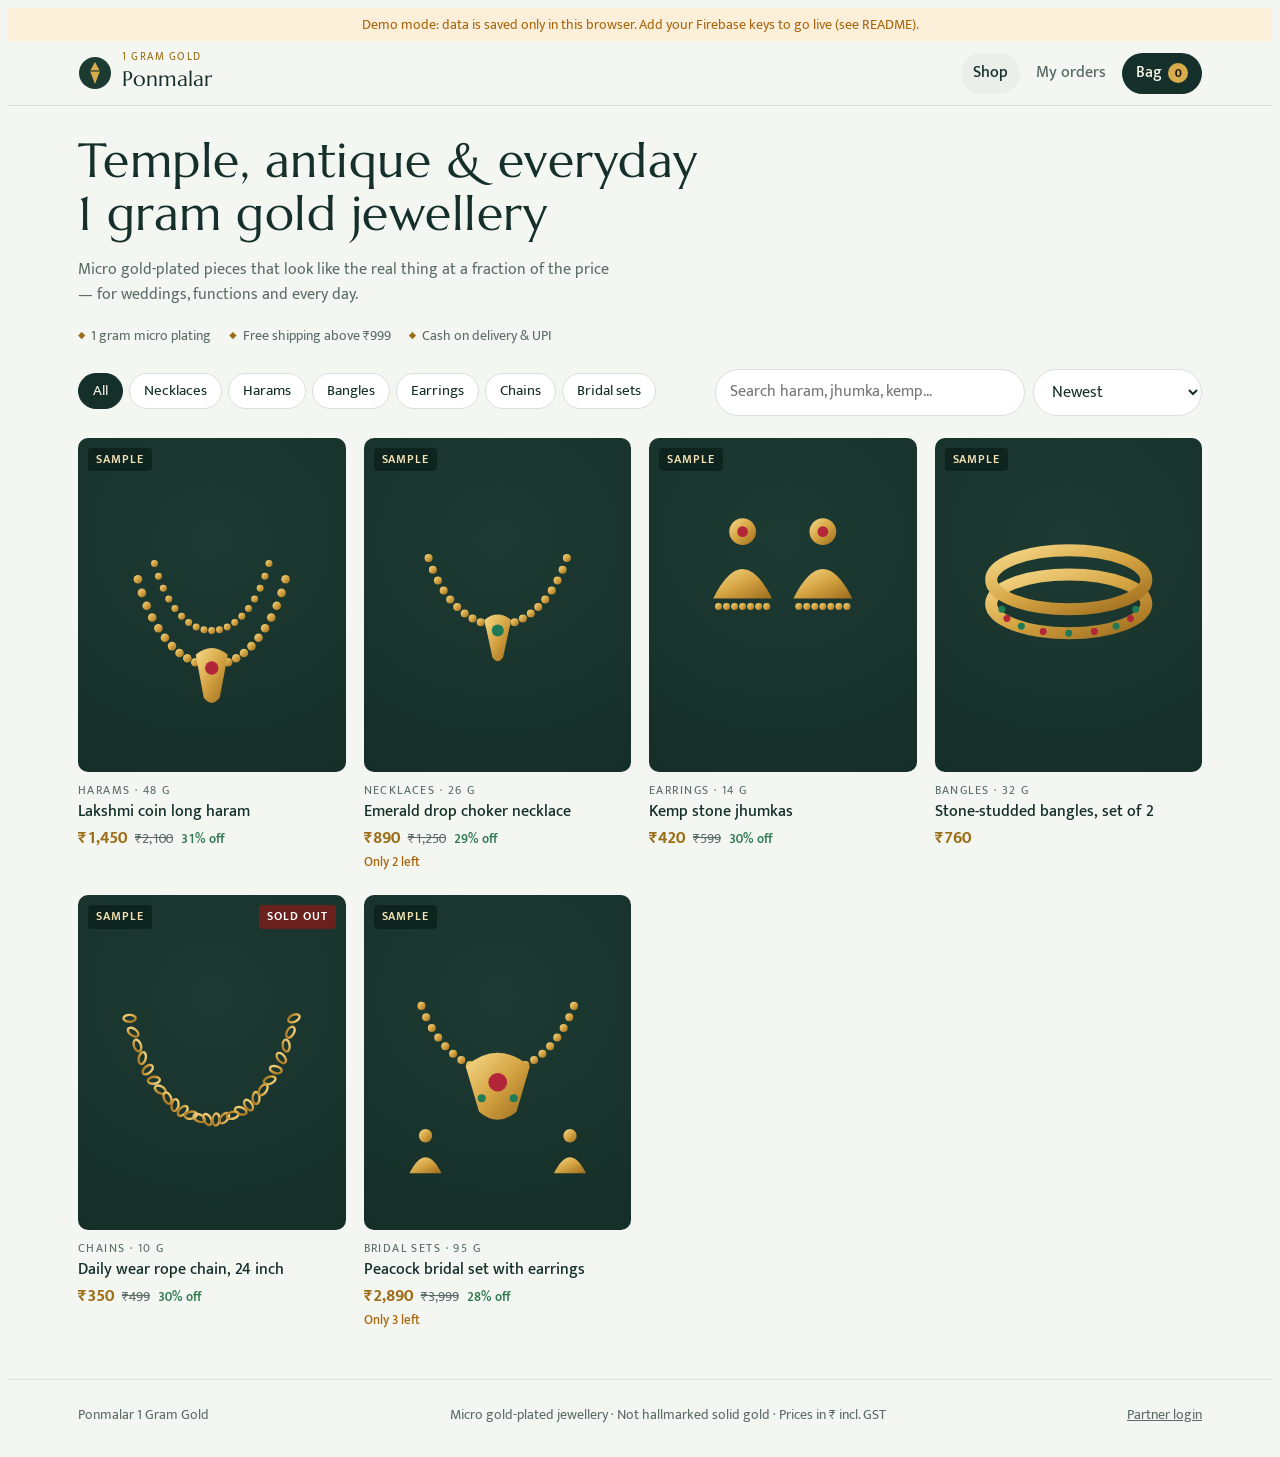
<file: index.html>
<!doctype html>
<html lang="en">
<head>
<meta charset="utf-8">
<meta name="viewport" content="width=device-width,initial-scale=1,viewport-fit=cover">
<title>Ponmalar 1 Gram Gold</title>
<meta name="description" content="1 gram gold jewellery — harams, necklaces, jhumkas, bangles and bridal sets. Cash on delivery and UPI across India.">
<meta name="theme-color" content="#1D3B33">
<link rel="icon" href="data:image/svg+xml,%3Csvg xmlns='http://www.w3.org/2000/svg' viewBox='0 0 34 34'%3E%3Ccircle cx='17' cy='17' r='16' fill='%231D3B33'/%3E%3Cpath d='M17 6 L22 15 L17 28 L12 15 Z' fill='%23D8AC4C'/%3E%3C/svg%3E">
<link rel="preconnect" href="https://fonts.googleapis.com">
<link rel="preconnect" href="https://fonts.gstatic.com" crossorigin>
<link rel="stylesheet" href="https://fonts.googleapis.com/css2?family=Marcellus&family=Mukta:wght@400;500;600;700&display=swap">
<link rel="stylesheet" href="assets/styles.css">
</head>
<body>
<header class="top"><div class="wrap">
  <a class="brand" href="./" aria-label="Go to shop" style="color:inherit;text-decoration:none">
    <svg width="34" height="34" viewBox="0 0 34 34" aria-hidden="true"><circle cx="17" cy="17" r="16" fill="var(--velvet)"/><path d="M17 6 L22 15 L17 28 L12 15 Z" fill="var(--gold-hi)"/><path d="M12 15 H22" stroke="var(--velvet)" stroke-width="1.2"/></svg>
    <span style="min-width:0"><small>1 gram gold</small><b id="shopName">Ponmalar</b></span>
  </a>
  <nav class="nav">
    <button data-go="shop" class="hide-sm">Shop</button>
    <button data-go="orders">My orders</button>
    <button class="cartbtn" data-act="open-cart" aria-label="Open bag">Bag <span class="badge num" id="cartCount">0</span></button>
  </nav>
</div></header>
<main id="app"></main>
<footer class="site"><div class="wrap">
  <span id="footName">Ponmalar 1 Gram Gold</span>
  <span>Micro gold-plated jewellery · Not hallmarked solid gold · Prices in ₹ incl. GST</span>
  <a href="partner.html">Partner login</a>
</div></footer>
<div id="layer"></div>
<script type="module" src="assets/shop.js"></script>
</body>
</html>
</file>
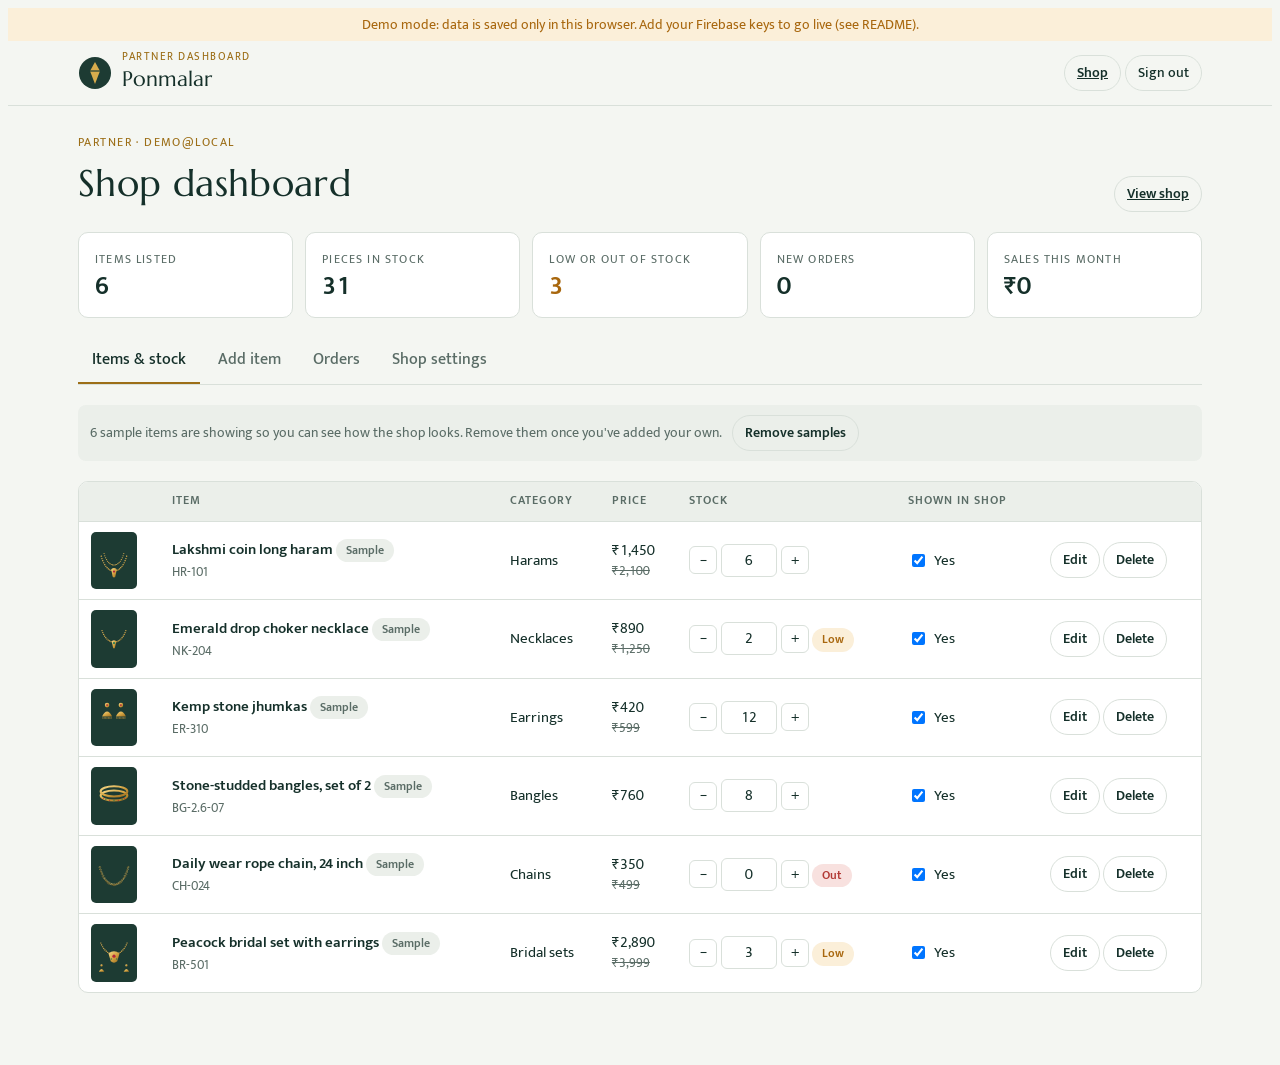
<file: partner.html>
<!doctype html>
<html lang="en">
<head>
<meta charset="utf-8">
<meta name="viewport" content="width=device-width,initial-scale=1,viewport-fit=cover">
<title>Partner Dashboard · Ponmalar</title>
<meta name="description" content="1 gram gold jewellery — harams, necklaces, jhumkas, bangles and bridal sets. Cash on delivery and UPI across India.">
<meta name="theme-color" content="#1D3B33">
<link rel="icon" href="data:image/svg+xml,%3Csvg xmlns='http://www.w3.org/2000/svg' viewBox='0 0 34 34'%3E%3Ccircle cx='17' cy='17' r='16' fill='%231D3B33'/%3E%3Cpath d='M17 6 L22 15 L17 28 L12 15 Z' fill='%23D8AC4C'/%3E%3C/svg%3E">
<link rel="preconnect" href="https://fonts.googleapis.com">
<link rel="preconnect" href="https://fonts.gstatic.com" crossorigin>
<link rel="stylesheet" href="https://fonts.googleapis.com/css2?family=Marcellus&family=Mukta:wght@400;500;600;700&display=swap">
<link rel="stylesheet" href="assets/styles.css">
</head>
<body>
<header class="top"><div class="wrap">
  <a class="brand" href="./" aria-label="Go to shop" style="color:inherit;text-decoration:none">
    <svg width="34" height="34" viewBox="0 0 34 34" aria-hidden="true"><circle cx="17" cy="17" r="16" fill="var(--velvet)"/><path d="M17 6 L22 15 L17 28 L12 15 Z" fill="var(--gold-hi)"/><path d="M12 15 H22" stroke="var(--velvet)" stroke-width="1.2"/></svg>
    <span style="min-width:0"><small>Partner dashboard</small><b id="shopName">Ponmalar</b></span>
  </a>
  <nav class="nav">
    <a class="btn ghost sm" href="./">Shop</a>
    <button class="btn ghost sm" id="signout" hidden>Sign out</button>
  </nav>
</div></header>
<main id="app"></main>
<script type="module" src="assets/partner.js"></script>
</body>
</html>
</file>
<file: assets/styles.css>
/* Layout: a jewellery-box storefront — every piece sits in a deep velvet-green well; quiet page around it, gold only for price and marks. */
:root{
  --bg:#F4F6F2; --surface:#FFFFFF; --sunk:#EBEFEA; --ink:#15302A; --muted:#5A6C66; --line:#D9E0DA;
  --velvet:#1D3B33; --velvet-2:#142C26; --gold:#9C6E17; --gold-hi:#D8AC4C; --gold-soft:#F3E7C9;
  --btn-bg:#15302A; --btn-fg:#F7F3E6; --ok:#2F7A4F; --warn:#A8670E; --bad:#B23A35; --ok-bg:#E3F1E8; --warn-bg:#FBEFD9; --bad-bg:#F8E1DF;
  --display:"Marcellus","Cormorant Garamond",Georgia,serif; --body:"Mukta","Noto Sans",system-ui,sans-serif;
  --r:10px; --shadow:0 1px 2px rgba(20,48,42,.06),0 8px 24px rgba(20,48,42,.08);
}
@media (prefers-color-scheme:dark){:root:not([data-theme="light"]){
  --bg:#0C1613; --surface:#12201C; --sunk:#0F1B18; --ink:#E6ECE8; --muted:#97A9A2; --line:#22362F;
  --velvet:#0B2A22; --velvet-2:#08211B; --gold:#DDB45A; --gold-hi:#E6BF66; --gold-soft:#2A2614;
  --btn-bg:#DDB45A; --btn-fg:#14201B; --ok:#6BC28D; --warn:#E3A34A; --bad:#EE7B73; --ok-bg:#15301F; --warn-bg:#33240E; --bad-bg:#3A1816;
  --shadow:0 1px 2px rgba(0,0,0,.3),0 8px 24px rgba(0,0,0,.35); color-scheme:dark}}
:root[data-theme="dark"]{
  --bg:#0C1613; --surface:#12201C; --sunk:#0F1B18; --ink:#E6ECE8; --muted:#97A9A2; --line:#22362F;
  --velvet:#0B2A22; --velvet-2:#08211B; --gold:#DDB45A; --gold-hi:#E6BF66; --gold-soft:#2A2614;
  --btn-bg:#DDB45A; --btn-fg:#14201B; --ok:#6BC28D; --warn:#E3A34A; --bad:#EE7B73; --ok-bg:#15301F; --warn-bg:#33240E; --bad-bg:#3A1816;
  --shadow:0 1px 2px rgba(0,0,0,.3),0 8px 24px rgba(0,0,0,.35); color-scheme:dark}

*{box-sizing:border-box}
body{background:var(--bg);color:var(--ink);font-family:var(--body);font-size:16px;line-height:1.55}
h1,h2,h3{font-family:var(--display);font-weight:400;text-wrap:balance;margin:0;letter-spacing:.01em}
button,input,select,textarea{font:inherit;color:inherit}
:focus-visible{outline:2px solid var(--gold);outline-offset:2px;border-radius:4px}
.num{font-variant-numeric:tabular-nums}
.wrap{max-width:1180px;margin:0 auto;padding-inline:16px}
@media (min-width:700px){.wrap{padding-inline:28px}}

/* header */
.top{position:sticky;top:env(safe-area-inset-top,0px);z-index:20;background:color-mix(in srgb,var(--bg) 88%,transparent);backdrop-filter:blur(10px);border-bottom:1px solid var(--line)}
.top .wrap{display:flex;align-items:center;gap:12px;min-height:64px}
.brand{display:flex;align-items:center;gap:10px;min-width:0;color:inherit;text-decoration:none}
.brand svg{flex:none}
.brand b{font-family:var(--display);font-weight:400;font-size:1.3rem;white-space:nowrap;overflow:hidden;text-overflow:ellipsis}
.brand small{display:block;font-size:.68rem;letter-spacing:.14em;text-transform:uppercase;color:var(--gold);line-height:1}
.nav{margin-left:auto;display:flex;gap:4px;align-items:center}
.nav button{background:none;border:0;padding:8px 12px;border-radius:999px;cursor:pointer;color:var(--muted);font-weight:500}
.nav button[aria-current="page"]{color:var(--ink);background:var(--sunk)}
.cartbtn{position:relative;display:flex;align-items:center;gap:6px;background:var(--btn-bg)!important;color:var(--btn-fg)!important;padding:8px 14px!important}
.cartbtn .badge{background:var(--gold-hi);color:#1b1608;border-radius:999px;font-size:.75rem;font-weight:700;min-width:20px;height:20px;display:grid;place-items:center;padding:0 5px}
@media (max-width:560px){.nav .hide-sm{display:none}.brand small{display:none}}

/* hero */
.hero{padding-block:28px 8px;display:grid;gap:18px}
.hero h1{font-size:clamp(1.8rem,4.6vw,3rem);line-height:1.1;max-width:20ch}
.hero p{color:var(--muted);margin:0;max-width:60ch}
.hero .marks{display:flex;flex-wrap:wrap;gap:8px 18px;font-size:.85rem;color:var(--muted)}
.hero .marks span::before{content:"◆";color:var(--gold);margin-right:6px;font-size:.7em;vertical-align:.15em}

.tools{display:flex;flex-wrap:wrap;gap:10px;align-items:center;padding-block:14px}
.chips{display:flex;gap:6px;overflow-x:auto;flex:1 1 420px;min-width:0;padding-bottom:2px;scrollbar-width:none}
.chip{flex:none;border:1px solid var(--line);background:var(--surface);border-radius:999px;padding:6px 14px;cursor:pointer;font-size:.92rem}
.chip[aria-pressed="true"]{background:var(--btn-bg);color:var(--btn-fg);border-color:var(--btn-bg)}
.search{display:flex;gap:8px;flex:1 1 280px}
.search input,.search select{border:1px solid var(--line);background:var(--surface);border-radius:999px;padding:8px 14px;min-width:0}
.search input{flex:1}

/* grid */
.grid{display:grid;grid-template-columns:repeat(auto-fill,minmax(220px,1fr));gap:22px 18px;padding-block:8px 48px}
@media (max-width:520px){.grid{grid-template-columns:repeat(2,minmax(0,1fr));gap:16px 12px}}
.card{display:flex;flex-direction:column;gap:10px;background:none;border:0;padding:0;text-align:left;cursor:pointer;min-width:0}
.well{position:relative;aspect-ratio:4/5;max-width:100%;width:100%;border-radius:var(--r);overflow:hidden;background:radial-gradient(120% 90% at 50% 30%,var(--velvet) 0%,var(--velvet-2) 100%)}
.well img{width:100%;height:100%;object-fit:cover;display:block;transition:transform .5s ease}
.well svg{width:100%;height:100%;display:block}
.card:hover .well img{transform:scale(1.04)}
.tag{position:absolute;left:10px;top:10px;font-size:.72rem;letter-spacing:.08em;text-transform:uppercase;padding:3px 8px;border-radius:4px;background:rgba(10,30,25,.72);color:#F3E3B5;font-weight:600}
.tag.r{left:auto;right:10px}
.tag.sold{background:rgba(120,30,28,.85);color:#fff}
.card .meta{display:grid;gap:2px;min-width:0}
.card .cat{font-size:.74rem;letter-spacing:.12em;text-transform:uppercase;color:var(--muted)}
.card .nm{font-weight:500;line-height:1.3;overflow:hidden;display:-webkit-box;-webkit-line-clamp:2;-webkit-box-orient:vertical}
.price{display:flex;gap:8px;align-items:baseline;flex-wrap:wrap}
.price b{color:var(--gold);font-weight:700;font-size:1.06rem}
.price s{color:var(--muted);font-size:.86rem}
.price .off{font-size:.8rem;color:var(--ok);font-weight:600}
.low{font-size:.8rem;color:var(--warn);font-weight:500}

/* buttons/inputs */
.btn{display:inline-flex;align-items:center;justify-content:center;gap:8px;border:0;border-radius:999px;padding:11px 20px;cursor:pointer;background:var(--btn-bg);color:var(--btn-fg);font-weight:600}
.btn:disabled{opacity:.45;cursor:not-allowed}
.btn.ghost{background:transparent;color:var(--ink);border:1px solid var(--line)}
.btn.sm{padding:6px 12px;font-size:.88rem}
.btn.danger{background:var(--bad);color:#fff}
.btn.block{width:100%}
label.f{display:grid;gap:4px;font-size:.88rem;color:var(--muted);min-width:0}
label.f input,label.f select,label.f textarea{border:1px solid var(--line);background:var(--surface);border-radius:8px;padding:10px 12px;color:var(--ink);font-size:1rem;width:100%;min-width:0}
label.f textarea{min-height:84px;resize:vertical}
.err{color:var(--bad);font-size:.82rem;min-height:1em}
.row{display:grid;grid-template-columns:repeat(auto-fit,minmax(160px,1fr));gap:12px}

/* overlays */
.scrim{position:fixed;inset:0;background:rgba(6,16,13,.55);z-index:40;display:flex;justify-content:flex-end}
.drawer{background:var(--surface);width:min(440px,100%);height:100%;display:flex;flex-direction:column;padding-top:env(safe-area-inset-top,0px);padding-bottom:env(safe-area-inset-bottom,0px);box-shadow:var(--shadow)}
.drawer header{display:flex;align-items:center;justify-content:space-between;padding:18px 20px;border-bottom:1px solid var(--line)}
.drawer .body{flex:1;overflow:auto;padding:12px 20px;display:grid;gap:14px;align-content:start}
.drawer footer{border-top:1px solid var(--line);padding:16px 20px;display:grid;gap:10px}
.x{background:none;border:0;font-size:1.5rem;line-height:1;cursor:pointer;color:var(--muted);padding:4px 8px}
.modal-scrim{position:fixed;inset:0;background:rgba(6,16,13,.6);z-index:45;display:grid;place-items:center;padding:16px}
.modal{background:var(--surface);border-radius:14px;width:min(920px,100%);max-height:calc(100% - 32px);overflow:auto;display:grid;grid-template-columns:1fr 1fr;box-shadow:var(--shadow)}
@media (max-width:720px){.modal{grid-template-columns:1fr}}
.modal .gal{padding:14px;display:grid;gap:10px;align-content:start}
.modal .thumbs{display:flex;gap:8px}
.modal .thumbs button{width:58px;aspect-ratio:4/5;border-radius:6px;overflow:hidden;border:2px solid transparent;padding:0;cursor:pointer;background:var(--velvet)}
.modal .thumbs button[aria-pressed="true"]{border-color:var(--gold)}
.modal .thumbs img{width:100%;height:100%;object-fit:cover}
.modal .info{padding:24px 24px 24px 10px;display:grid;gap:14px;align-content:start;min-width:0}
@media (max-width:720px){.modal .info{padding:4px 18px 22px}}
.modal .info h2{font-size:1.8rem;line-height:1.15}
.spec{display:grid;grid-template-columns:auto 1fr;gap:6px 16px;font-size:.92rem;margin:0}
.spec dt{color:var(--muted)} .spec dd{margin:0}
.qty{display:inline-flex;align-items:center;border:1px solid var(--line);border-radius:999px;overflow:hidden}
.qty button{background:none;border:0;width:36px;height:36px;cursor:pointer;font-size:1.1rem}
.qty span{min-width:32px;text-align:center}

.line{display:grid;grid-template-columns:64px 1fr auto;gap:12px;align-items:center}
.line .th{width:64px;aspect-ratio:4/5;border-radius:6px;overflow:hidden;background:var(--velvet)}
.line .th img,.line .th svg{width:100%;height:100%;object-fit:cover;display:block}
.line .nm{font-weight:500;line-height:1.3}
.tot{display:grid;grid-template-columns:1fr auto;gap:4px;font-size:.95rem}
.tot .g{font-weight:700;font-size:1.1rem;border-top:1px solid var(--line);padding-top:8px;margin-top:4px}
.tot .g + .g{border:0;padding:0;margin:0}

/* sections */
.page{padding-block:24px 64px;display:grid;gap:20px}
.page h1{font-size:clamp(1.6rem,3.5vw,2.3rem)}
.panel{background:var(--surface);border:1px solid var(--line);border-radius:12px;padding:20px;display:grid;gap:14px;min-width:0}
.two{display:grid;grid-template-columns:minmax(0,1.4fr) minmax(0,1fr);gap:20px;align-items:start}
@media (max-width:860px){.two{grid-template-columns:1fr}}
.pay{display:grid;gap:8px}
.pay label{display:flex;gap:10px;align-items:flex-start;border:1px solid var(--line);border-radius:10px;padding:12px;cursor:pointer}
.pay label:has(input:checked){border-color:var(--gold);background:var(--gold-soft)}
.pay small{color:var(--muted);display:block}
.copybox{display:flex;gap:8px;align-items:center;background:var(--sunk);border-radius:8px;padding:8px 10px;font-weight:600;flex-wrap:wrap}
.copybox code{font-family:inherit;user-select:all;word-break:break-all}
pre.msg{white-space:pre-wrap;background:var(--sunk);border-radius:8px;padding:12px;font-family:var(--body);font-size:.9rem;margin:0;user-select:all;max-height:260px;overflow:auto}

.empty{border:1px dashed var(--line);border-radius:12px;padding:40px 20px;text-align:center;color:var(--muted);display:grid;gap:10px;justify-items:center}

/* partner */
.tabs{display:flex;gap:4px;border-bottom:1px solid var(--line);overflow-x:auto}
.tabs button{background:none;border:0;border-bottom:2px solid transparent;padding:10px 14px;cursor:pointer;color:var(--muted);font-weight:500;flex:none}
.tabs button[aria-selected="true"]{color:var(--ink);border-color:var(--gold)}
.kpis{display:grid;grid-template-columns:repeat(auto-fit,minmax(150px,1fr));gap:12px}
.kpi{background:var(--surface);border:1px solid var(--line);border-radius:10px;padding:14px 16px}
.kpi span{font-size:.74rem;letter-spacing:.1em;text-transform:uppercase;color:var(--muted)}
.kpi b{display:block;font-size:1.6rem;font-weight:600;line-height:1.2}
.tbl-wrap{overflow-x:auto;border:1px solid var(--line);border-radius:10px;background:var(--surface)}
table{border-collapse:collapse;width:100%;min-width:720px;font-size:.93rem}
th,td{padding:10px 12px;border-bottom:1px solid var(--line);text-align:left;vertical-align:middle}
th{font-size:.74rem;letter-spacing:.08em;text-transform:uppercase;color:var(--muted);font-weight:600;background:var(--sunk)}
tr:last-child td{border-bottom:0}
td .th{width:46px;aspect-ratio:4/5;border-radius:5px;overflow:hidden;background:var(--velvet)}
td .th img,td .th svg{width:100%;height:100%;object-fit:cover;display:block}
.pill{display:inline-block;padding:2px 10px;border-radius:999px;font-size:.78rem;font-weight:600}
.pill.ok{background:var(--ok-bg);color:var(--ok)} .pill.warn{background:var(--warn-bg);color:var(--warn)} .pill.bad{background:var(--bad-bg);color:var(--bad)} .pill.n{background:var(--sunk);color:var(--muted)}
.stock{display:inline-flex;align-items:center;gap:4px}
.stock button{width:28px;height:28px;border-radius:6px;border:1px solid var(--line);background:var(--surface);cursor:pointer}
.stock input{width:56px;text-align:center;border:1px solid var(--line);border-radius:6px;padding:4px;background:var(--surface)}
.imgs{display:flex;gap:10px;flex-wrap:wrap}
.imgs .im{position:relative;width:92px;aspect-ratio:4/5;border-radius:8px;overflow:hidden;background:var(--velvet)}
.imgs .im img{width:100%;height:100%;object-fit:cover}
.imgs .im button{position:absolute;top:4px;right:4px;width:24px;height:24px;border-radius:50%;border:0;background:rgba(0,0,0,.65);color:#fff;cursor:pointer}
.drop{width:92px;aspect-ratio:4/5;border:1.5px dashed var(--line);border-radius:8px;display:grid;place-items:center;text-align:center;font-size:.8rem;color:var(--muted);cursor:pointer;padding:6px}
.drop.on{border-color:var(--gold);background:var(--gold-soft)}
.order{border:1px solid var(--line);border-radius:10px;background:var(--surface);padding:14px 16px;display:grid;gap:10px}
.order .hd{display:flex;flex-wrap:wrap;gap:8px 14px;align-items:center}
.order .hd b{font-family:var(--display);font-weight:400;font-size:1.1rem}
.order .muted{color:var(--muted);font-size:.88rem}
.order ul{margin:0;padding-left:18px;font-size:.92rem}
.note{font-size:.88rem;color:var(--muted);background:var(--sunk);border-radius:8px;padding:10px 12px}
.confirm{display:flex;gap:8px;align-items:center;flex-wrap:wrap;font-size:.88rem}

.toast{position:fixed;left:50%;bottom:calc(20px + env(safe-area-inset-bottom,0px));transform:translateX(-50%);background:var(--btn-bg);color:var(--btn-fg);padding:10px 18px;border-radius:999px;z-index:60;box-shadow:var(--shadow);font-weight:500;max-width:calc(100% - 32px)}
footer.site{border-top:1px solid var(--line);padding-block:24px;color:var(--muted);font-size:.86rem}
footer.site .wrap{display:flex;flex-wrap:wrap;gap:8px 24px;justify-content:space-between}
@media (prefers-reduced-motion:reduce){*{transition:none!important;animation:none!important}}

/* site extras */
.login{max-width:420px;margin:48px auto}
.demo-bar{background:var(--warn-bg);color:var(--warn);font-size:.86rem;text-align:center;padding:6px 16px}
.demo-bar a{color:inherit;font-weight:600}
footer.site a{color:var(--muted)}
.track{display:flex;gap:8px;flex-wrap:wrap}
.track input{flex:1 1 200px;border:1px solid var(--line);background:var(--surface);border-radius:999px;padding:9px 14px;min-width:0}
.tools > *{min-width:0}
.search{min-width:0;max-width:100%}
.search select{flex:none;max-width:46%}
.chips{max-width:100%}
</file>
